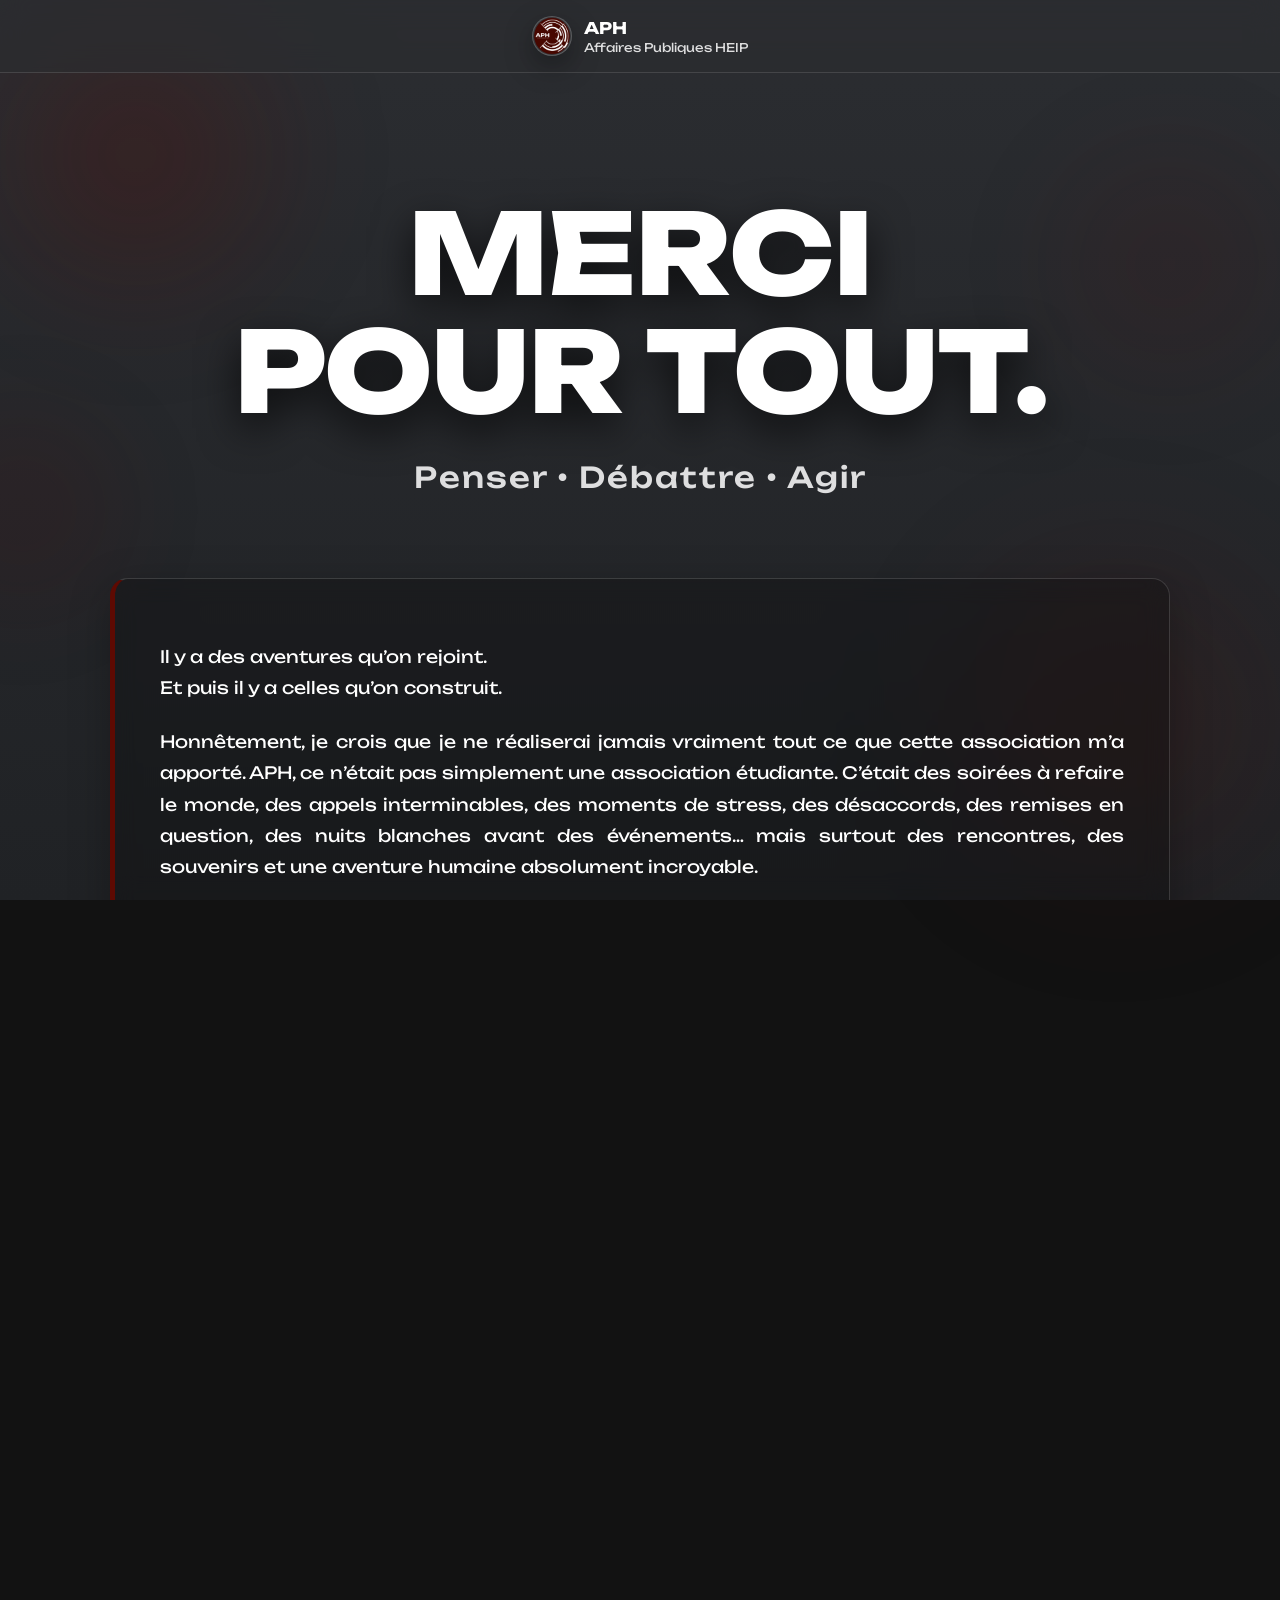
<file: index.html>
<!doctype html>
<html lang="fr">
<head>
  <meta charset="utf-8" />
  <meta name="viewport" content="width=device-width, initial-scale=1" />
  <title>Merci pour tout - APH HEIP</title>
  
  <link rel="preconnect" href="https://fonts.googleapis.com">
  <link rel="preconnect" href="https://fonts.gstatic.com" crossorigin>
  <link href="https://fonts.googleapis.com/css2?family=Unbounded:wght@300;400;500;600;700;800&display=swap" rel="stylesheet">
  
  <link rel="stylesheet" href="styles.css" />

  <style>
    /* Configurations & Animations Spécifiques */
    .hero-merci {
      text-align: center;
      padding: 12vh 20px 6vh;
      animation: fadeIn 1.5s ease-out;
    }

    .huge-text {
      font-size: clamp(3.2rem, 9vw, 7rem);
      font-weight: 800;
      line-height: 1.05;
      margin-bottom: 25px;
      color: #ffffff;
      text-shadow: 0 15px 40px rgba(0, 0, 0, 0.7);
      letter-spacing: -2px;
      text-transform: uppercase;
      animation: pulseGlow 4s ease-in-out infinite alternate;
    }

    @keyframes pulseGlow {
      0% { text-shadow: 0 10px 30px rgba(0,0,0,0.6); }
      100% { text-shadow: 0 15px 50px rgba(94, 10, 2, 0.5), 0 0 20px rgba(255,255,255,0.2); }
    }

    .subtitle-merci {
      font-size: clamp(1.2rem, 3vw, 1.8rem);
      color: var(--muted);
      font-weight: 500;
      letter-spacing: 2px;
    }

    .letter-card {
      background: rgba(0, 0, 0, 0.25);
      border-left: 5px solid var(--aph-red);
      padding: 45px;
      font-size: 17px;
      line-height: 1.85;
      position: relative;
      overflow: hidden;
    }

    .letter-card p { margin-bottom: 22px; text-align: justify; }

    .signature {
      margin-top: 35px;
      text-align: right;
      font-size: 20px;
      font-weight: 700;
      color: var(--aph-white);
    }

    .president-profile {
      display: flex;
      justify-content: center;
      margin-top: 40px;
    }
    
    .president-photo-large {
      width: 150px;
      height: 150px;
      border-radius: 50%;
      object-fit: cover;
      border: 4px solid rgba(255, 255, 255, 0.15);
      box-shadow: 0 15px 35px rgba(0,0,0,0.6);
      transition: all 0.4s cubic-bezier(0.165, 0.84, 0.44, 1);
    }
    
    .president-photo-large:hover {
      transform: scale(1.08) rotate(2deg);
      border-color: var(--aph-red);
      box-shadow: 0 20px 40px rgba(94, 10, 2, 0.6);
    }

    /* Grille de l'Équipe */
    .team-gallery {
      display: flex;
      flex-wrap: wrap;
      justify-content: center;
      gap: 35px;
      margin-top: 45px;
    }

    .team-member {
      display: flex;
      flex-direction: column;
      align-items: center;
      gap: 14px;
      transition: transform 0.3s cubic-bezier(0.175, 0.885, 0.32, 1.275);
    }

    .team-member:hover { transform: translateY(-12px); }

    .member-photo-merci {
      width: 115px;
      height: 115px;
      border-radius: 50%;
      object-fit: cover;
      border: 3px solid rgba(255, 255, 255, 0.1);
      box-shadow: 0 10px 25px rgba(0,0,0,0.4);
      transition: all 0.3s ease;
    }

    .member-placeholder-merci {
      width: 115px;
      height: 115px;
      border-radius: 50%;
      background: rgba(255, 255, 255, 0.05);
      border: 3px solid rgba(255, 255, 255, 0.1);
      display: flex;
      align-items: center;
      justify-content: center;
      font-size: 36px;
      font-weight: 800;
      color: rgba(255, 255, 255, 0.3);
      transition: all 0.3s ease;
    }

    .team-member:hover .member-photo-merci,
    .team-member:hover .member-placeholder-merci {
      border-color: var(--aph-red);
      box-shadow: 0 15px 35px rgba(94, 10, 2, 0.6);
    }

    .member-name {
      font-weight: 600;
      font-size: 14px;
      color: rgba(255, 255, 255, 0.9);
      background: rgba(0, 0, 0, 0.5);
      padding: 6px 16px;
      border-radius: 999px;
      border: 1px solid rgba(255, 255, 255, 0.1);
      transition: all 0.3s ease;
    }

    .team-member:hover .member-name {
      background: var(--aph-red);
      border-color: var(--aph-red);
      color: white;
    }

    /* Vitrine Interactive des Événements */
    .events-showcase {
      display: grid;
      grid-template-columns: repeat(auto-fit, minmax(300px, 1fr));
      gap: 24px;
      margin-top: 35px;
    }

    .event-visual-card {
      position: relative;
      border-radius: var(--radius);
      overflow: hidden;
      border: 1px solid var(--line);
      background: #1a1b1e;
      min-height: 380px;
      display: flex;
      flex-direction: column;
      justify-content: flex-end;
      padding: 25px;
      box-shadow: var(--shadow);
      transition: all 0.4s cubic-bezier(0.165, 0.84, 0.44, 1);
    }

    .event-bg-image {
      position: absolute;
      inset: 0;
      width: 100%;
      height: 100%;
      object-fit: cover;
      opacity: 0.35;
      transition: transform 0.6s ease, opacity 0.4s ease;
      z-index: 1;
    }

    .event-gradient {
      position: absolute;
      inset: 0;
      background: linear-gradient(to top, rgba(15, 16, 18, 0.95) 0%, rgba(15, 16, 18, 0.4) 60%, transparent 100%);
      z-index: 2;
    }

    .event-content-wrap {
      position: relative;
      z-index: 3;
    }

    .event-visual-card:hover {
      transform: translateY(-8px);
      border-color: rgba(255, 255, 255, 0.25);
    }

    .event-visual-card:hover .event-bg-image {
      transform: scale(1.06);
      opacity: 0.5;
    }

    /* Intégration Livre d'Or */
    .guestbook-section {
      background: rgba(255, 255, 255, 0.02);
      border: 1px solid var(--line);
      border-radius: var(--radius);
      padding: 40px;
      margin-top: 60px;
    }

    .guestbook-form {
      display: grid;
      gap: 15px;
      max-width: 600px;
      margin: 0 auto 40px;
    }

    .guestbook-wall {
      display: grid;
      grid-template-columns: repeat(auto-fill, minmax(260px, 1fr));
      gap: 16px;
      max-height: 400px;
      overflow-y: auto;
      padding-right: 10px;
    }

    .guestbook-wall::-webkit-scrollbar { width: 6px; }
    .guestbook-wall::-webkit-scrollbar-thumb { background: rgba(255,255,255,0.1); border-radius: 4px; }

    .note-card {
      background: rgba(255, 255, 255, 0.04);
      border: 1px solid rgba(255, 255, 255, 0.08);
      border-radius: 14px;
      padding: 18px;
      font-size: 14px;
      line-height: 1.6;
      animation: scaleUp 0.4s ease-out;
    }

    @keyframes scaleUp {
      from { opacity: 0; transform: scale(0.9); }
      to { opacity: 1; transform: scale(1); }
    }

    /* Statistiques */
    .stats-container {
      display: grid;
      grid-template-columns: repeat(auto-fit, minmax(200px, 1fr));
      gap: 20px;
      margin-top: 40px;
    }

    .stat-box {
      background: rgba(0, 0, 0, 0.2);
      border: 1px solid var(--line);
      border-radius: var(--radius);
      padding: 30px 15px;
      text-align: center;
      transition: all 0.3s ease;
    }

    .stat-box:hover {
      border-color: rgba(255, 255, 255, 0.3);
      background: rgba(255, 255, 255, 0.03);
    }

    .stat-num {
      font-size: 42px;
      font-weight: 700;
      color: #ffffff;
      margin-bottom: 8px;
    }

    @keyframes fadeIn {
      from { opacity: 0; }
      to { opacity: 1; }
    }
  </style>
</head>

<body>
  <header class="nav">
    <div class="wrap nav-inner" style="justify-content: center;">
      <div class="brand">
        <div class="logo" aria-hidden="true"><img src="logo.png" alt="Logo APH" /></div>
        <div>
          <strong>APH</strong>
          <small>Affaires Publiques HEIP</small>
        </div>
      </div>
    </div>
  </header>

  <main>
    <section class="wrap hero-merci">
      <h1 class="huge-text">Merci<br>pour tout.</h1>
      <p class="subtitle-merci">Penser • Débattre • Agir</p>
    </section>

    <section class="wrap">
      <div class="card letter-card">
        <p>Il y a des aventures qu’on rejoint.<br>Et puis il y a celles qu’on construit.</p>
        <p>Honnêtement, je crois que je ne réaliserai jamais vraiment tout ce que cette association m’a apporté. APH, ce n’était pas simplement une association étudiante. C’était des soirées à refaire le monde, des appels interminables, des moments de stress, des désaccords, des remises en question, des nuits blanches avant des événements… mais surtout des rencontres, des souvenirs et une aventure humaine absolument incroyable.</p>
        <p>Quand nous avons relancé APH, beaucoup pensaient que ce serait impossible. Pourtant, quelques mois plus tard, nous avons réussi à organiser des visites institutionnelles, des simulations parlementaires réunissant près de 100 étudiants dans de beaux hémicycles, et à créer quelque chose qui dépassait largement ce qu’on imaginait au départ.</p>
        <p>Rien de tout cela n’aurait été possible sans l’équipe qui m’a accompagné.<br>Merci à Pauline, Sarah, Flore, Noah, Yahvi, Antoine et Erwann.</p>
        <p>Merci pour votre confiance, votre énergie, votre patience, votre travail et votre présence dans les moments simples comme dans les moments plus compliqués. Ça n’a pas toujours été facile, loin de là. Il y a eu des tensions, des incompréhensions, parfois même des déceptions. Mais malgré tout, on a continué d’avancer ensemble, et je crois sincèrement qu’on peut être fiers de ce qu’on a construit.</p>
        <p>Merci aussi à tous les étudiants qui nous ont suivis, soutenus, aidés ou simplement fait confiance en participant à nos événements. Voir autant d’étudiants débattre, s’engager et faire vivre les affaires publiques restera probablement l’un des plus beaux souvenirs de mon parcours étudiant.</p>
        <p>Cette aventure m’a énormément appris. Sur les institutions, sur la politique, sur les projets… mais surtout sur les humains.</p>
        <p>J’ai aussi appris qu’il n’est pas nécessaire d’être porté par qui que ce soit pour faire vivre une idée. Quand un projet repose sur du travail, de la sincérité et une équipe soudée, il finit toujours par trouver sa place.</p>
        <p>APH n’est pas fini.<br>Et j’espère sincèrement que l’association continuera à grandir, à rassembler et à faire vivre les affaires publiques au sein de HEIP.</p>
        <p>De mon côté, je pars avec énormément de gratitude, de souvenirs et la certitude d’avoir vécu l’une des plus belles expériences de ma vie.</p>
        <p>Merci pour tout. ❤️</p>
        
        <div class="signature">
          Elyes Hached<br>
          <span class="sub" style="font-size: 13px; font-weight: 400; letter-spacing: 0.5px;">Président Sortant</span>
        </div>
        
        <div class="president-profile">
          <img src="/assets/uploads/p1115079.jpg" alt="Elyes Hached" class="president-photo-large">
        </div>
      </div>
    </section>

    <section class="wrap" style="padding-top: 60px;">
      <h2 style="text-align: center; margin-bottom: 8px;">Une équipe d'exception</h2>
      <p class="sub" style="text-align: center; margin: 0 auto 30px;">Sans vous, rien de tout cela n'aurait été possible.</p>
      
      <div class="team-gallery">
        <div class="team-member">
          <img src="/assets/uploads/whatsapp-image-2026-03-05-at-17.18.28.jpeg" alt="Pauline" class="member-photo-merci">
          <span class="member-name">Pauline</span>
        </div>
        <div class="team-member">
          <img src="/assets/uploads/p1114957.jpg" alt="Erwan" class="member-photo-merci">
          <span class="member-name">Erwan</span>
        </div>
        <div class="team-member">
          <img src="/assets/uploads/yahvi.jpg" alt="Yahvi" class="member-photo-merci">
          <span class="member-name">Yahvi</span>
        </div>
        <div class="team-member">
          <img src="/assets/uploads/noah.jpg" alt="Noah" class="member-photo-merci">
          <span class="member-name">Noah</span>
        </div>
        <div class="team-member">
          <img src="/assets/uploads/whatsapp-image-2026-03-05-at-04.17.03-1-.jpeg" alt="Antoine" class="member-photo-merci">
          <span class="member-name">Antoine</span>
        </div>
        <div class="team-member">
          <img src="/assets/uploads/whatsapp-image-2026-03-05-at-04.17.03.jpeg" alt="Sarah" class="member-photo-merci">
          <span class="member-name">Sarah</span>
        </div>
        <div class="team-member">
          <div class="member-placeholder-merci">FC</div>
          <span class="member-name">Flore</span>
        </div>
      </div>
    </section>

    <section class="wrap" style="padding-top: 70px;">
      <h2>Médiathèque des Événements</h2>
      <p class="sub" style="margin-bottom: 20px;">Explorez les retours visuels de nos réalisations phares.</p>
      
      <div class="events-showcase">
        <div class="event-visual-card">
          <img src="/assets/uploads/whatsapp-image-2026-04-12-at-18.49.29.jpeg" class="event-bg-image" alt="Simulation Conseil Régional">
          <div class="event-gradient"></div>
          <div class="event-content-wrap">
            <span class="pill" style="margin-bottom: 12px;">Simulation Parlementaire</span>
            <h3 style="font-size: 18px; margin-bottom: 8px;">Conseil Régional d'Île-de-France</h3>
            <p class="sub" style="margin-bottom: 15px;">Hémicycle Simone Veil, débats en conditions réelles.</p>
            <a href="https://drive.google.com/drive/folders/14a9SVEGAqUEhUOT7qY8KMc9ryE71tuPO?usp=sharing" target="_blank" class="btn primary" style="font-size: 12px; padding: 8px 14px;">Voir l'album photo</a>
          </div>
        </div>

        <div class="event-visual-card">
          <img src="/assets/uploads/whatsapp-image-2026-03-14-at-16.31.19.jpeg" class="event-bg-image" alt="Sénat">
          <div class="event-gradient"></div>
          <div class="event-content-wrap">
            <span class="pill" style="margin-bottom: 12px;">Immersion Institutionnelle</span>
            <h3 style="font-size: 18px; margin-bottom: 8px;">Visite Officielle du Sénat</h3>
            <p class="sub" style="margin-bottom: 15px;">Parrainée par Mme la Sénatrice Marie-Claude Lermytte.</p>
            <a href="https://drive.google.com/drive/folders/1J28j3U1-lwFcG29DTfOJLrAxaZHNuuRE?usp=share_link" target="_blank" class="btn primary" style="font-size: 12px; padding: 8px 14px;">Voir l'album photo</a>
          </div>
        </div>

        <div class="event-visual-card">
          <img src="/assets/uploads/whatsapp-image-2026-02-05-at-23.21.28.jpeg" class="event-bg-image" alt="Theatrum Mundi">
          <div class="event-gradient"></div>
          <div class="event-content-wrap">
            <span class="pill" style="margin-bottom: 12px;">Collaboration</span>
            <h3 style="font-size: 18px; margin-bottom: 8px;">Régulation des réseaux sociaux</h3>
            <p class="sub" style="margin-bottom: 15px;">En partenariat avec Theatrum Mundi.</p>
            <a href="https://drive.google.com/drive/folders/1OwSDqbwcDbSvRIgSuwLIVpTw375gdfSs?usp=share_link" target="_blank" class="btn primary" style="font-size: 12px; padding: 8px 14px;">Voir l'album photo</a>
          </div>
        </div>
      </div>
    </section>

    <section class="wrap" style="padding-top: 60px;">
      <h2>Retour en Vidéo</h2>
      <p class="sub" style="margin-bottom: 20px;">L'aftermovie de nos travaux législatifs au Conseil Régional.</p>
      <div class="video-responsive">
        <iframe src="https://www.youtube.com/embed/nFgRV4XKcp8" title="Aftermovie APH" allow="accelerometer; autoplay; clipboard-write; encrypted-media; gyroscope; picture-in-picture" allowfullscreen></iframe>
      </div>
    </section>

    <section class="wrap">
      <div class="guestbook-section">
        <h2 style="text-align: center; margin-bottom: 8px;">Livre d'Or de l'Association</h2>
        <p class="sub" style="text-align: center; max-width: 600px; margin: 0 auto 30px;">Un souvenir à partager ? Laissez un mot pour marquer la fin de cette belle aventure.</p>
        
        <form id="guestbookForm" name="livre-dor-aph" method="POST" data-netlify="true" netlify-honeypot="bot-field" class="guestbook-form">
          <input type="hidden" name="form-name" value="livre-dor-aph" />
          <p class="hidden" style="display:none;">
            <label>Ne pas remplir : <input name="bot-field" /></label>
          </p>

          <input type="text" id="guestName" name="nom_visiteur" class="input" placeholder="Votre prénom / Promotion" required />
          <textarea id="guestMessage" name="message_visiteur" class="input" rows="3" placeholder="Votre message..." required></textarea>
          <button type="submit" class="btn primary" style="justify-content: center;" id="submitBtn">Publier sur le mur</button>
        </form>

        <div class="guestbook-wall" id="guestbookWall">
          <div class="note-card">
            <strong style="color: var(--aph-white);">Félicitations pour ce mandat !</strong><br>
            <span class="sub" style="font-size:11px; display:block; margin-top:4px;">Promotion 2026</span>
          </div>
          <div class="note-card">
            <strong style="color: var(--aph-white);">Une rigueur absolue sur chaque simulation.</strong><br>
            <span class="sub" style="font-size:11px; display:block; margin-top:4px;">Membre Débats</span>
          </div>
        </div>
      </div>
    </section>

    <section class="wrap" style="padding-top: 70px; padding-bottom: 80px;">
      <h2 style="text-align: center; margin-bottom: 8px;">Le bilan chiffré du mandat</h2>
      
      <div class="stats-container">
        <div class="stat-box">
          <div class="stat-num">120</div>
          <div class="stat-label" style="font-size:11px;">Sièges simulés activement</div>
        </div>
        <div class="stat-box">
          <div class="stat-num">5</div>
          <div class="stat-label" style="font-size:11px;">Groupes parlementaires constitués</div>
        </div>
        <div class="stat-box">
          <div class="stat-num">2</div>
          <div class="stat-label" style="font-size:11px;">Hémicycles officiels investis</div>
        </div>
        <div class="stat-box">
          <div class="stat-num">100%</div>
          <div class="stat-label" style="font-size:11px;">D'investissement collectif</div>
        </div>
      </div>
    </section>
  </main>

  <footer>
    <div class="wrap foot" style="justify-content: center;">
      <div>© <span id="year">2026</span> APH HEIP – Clôture de Mandat</div>
    </div>
  </footer>

  <script>
    document.getElementById('year').textContent = new Date().getFullYear();

    // Logique Netlify Forms en AJAX + Sauvegarde Locale
    const storageKey = 'aph_guestbook_messages';
    const form = document.getElementById('guestbookForm');
    const submitBtn = document.getElementById('submitBtn');

    // Charger les messages locaux au démarrage
    function loadMessages() {
      const saved = localStorage.getItem(storageKey);
      if (saved) {
        const messages = JSON.parse(saved);
        // On affiche à l'envers pour avoir le plus récent en haut
        messages.forEach(msg => renderMessage(msg.name, msg.text));
      }
    }

    // Afficher le message sur le mur
    function renderMessage(name, text) {
      const wall = document.getElementById('guestbookWall');
      const card = document.createElement('div');
      card.className = 'note-card';
      
      // Sécuriser les inputs
      const cleanName = name.replace(/</g, "&lt;");
      const cleanText = text.replace(/</g, "&lt;");
      
      card.innerHTML = `<span style="color: rgba(255,255,255,0.85); display:block; font-weight:400;">"${cleanText}"</span><strong style="color:var(--aph-red); font-size:12px; display:block; margin-top:8px;">- ${cleanName}</strong>`;
      wall.prepend(card); // Ajoute au début de la liste
    }

    // Soumission du formulaire Netlify en arrière-plan
    form.addEventListener('submit', function(e) {
      e.preventDefault(); // Empêche la redirection classique
      submitBtn.textContent = 'Envoi en cours...';
      submitBtn.disabled = true;

      const formData = new FormData(form);
      const name = document.getElementById('guestName').value.trim();
      const text = document.getElementById('guestMessage').value.trim();

      fetch('/', {
        method: 'POST',
        headers: { "Content-Type": "application/x-www-form-urlencoded" },
        body: new URLSearchParams(formData).toString()
      })
      .then(() => {
        // Succès : Netlify a reçu le mail !
        // 1. L'afficher visuellement sur le mur
        renderMessage(name, text);

        // 2. Le sauvegarder dans le navigateur pour qu'il reste si l'utilisateur recharge
        const saved = localStorage.getItem(storageKey);
        const messages = saved ? JSON.parse(saved) : [];
        messages.push({ name, text });
        localStorage.setItem(storageKey, JSON.stringify(messages));

        // 3. Réinitialiser le formulaire
        form.reset();
        submitBtn.textContent = 'Message publié !';
        setTimeout(() => {
            submitBtn.textContent = 'Publier sur le mur';
            submitBtn.disabled = false;
        }, 2000);
      })
      .catch((error) => {
        console.error('Form submission error:', error);
        submitBtn.textContent = 'Erreur. Réessayez.';
        submitBtn.disabled = false;
      });
    });

    window.onload = loadMessages;
  </script>
</body>
</html>
</file>
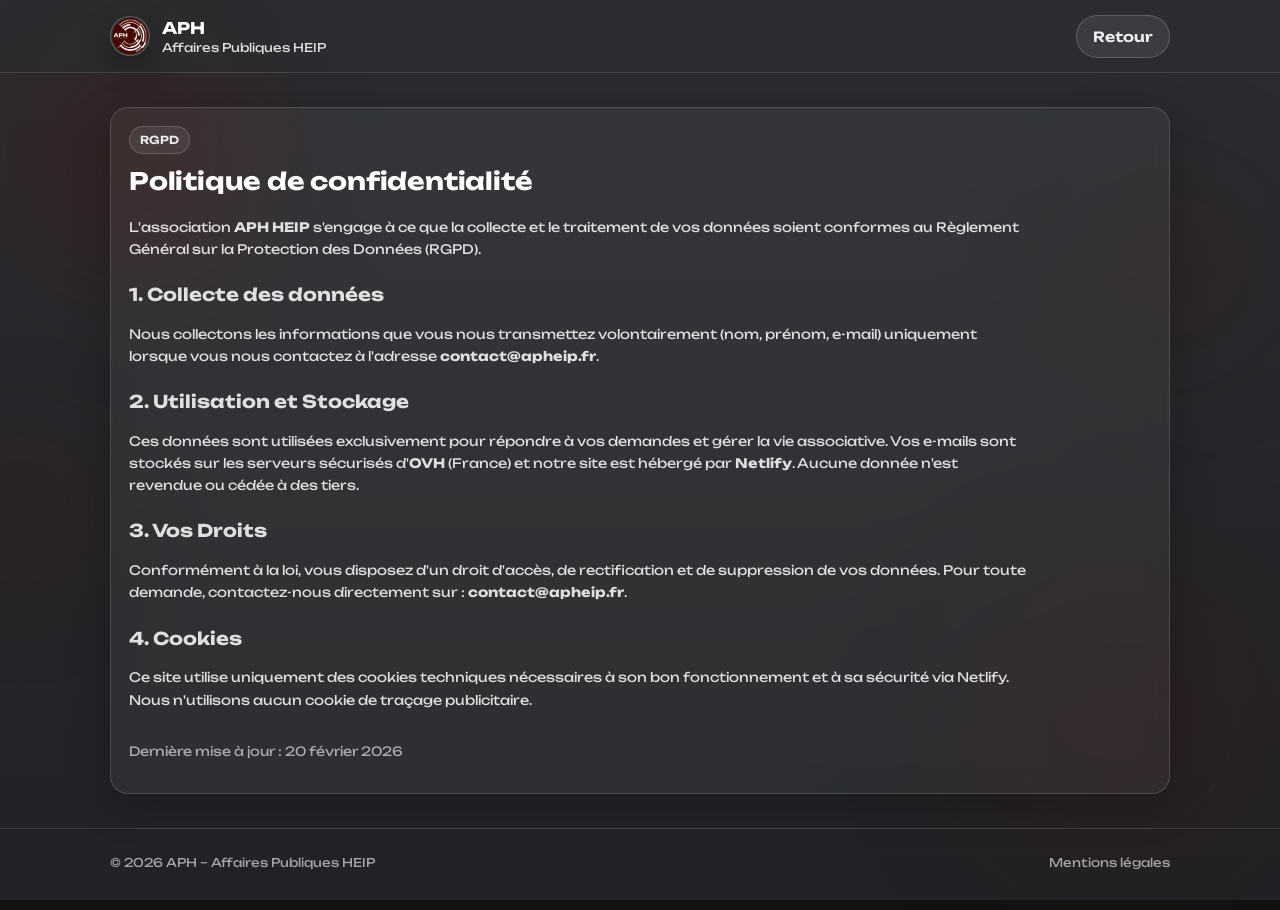
<file: confidentialite.html>
<!doctype html>
<html lang="fr">
<head>
  <meta charset="utf-8" />
  <meta name="viewport" content="width=device-width, initial-scale=1" />
  <title>Confidentialité – APH</title>
  <link rel="preconnect" href="https://fonts.googleapis.com">
  <link rel="preconnect" href="https://fonts.gstatic.com" crossorigin>
  <link href="https://fonts.googleapis.com/css2?family=Unbounded:wght@300;400;500;600;700&display=swap" rel="stylesheet">
  <link rel="stylesheet" href="styles.css" />
  <link rel="icon" href="/favicon.ico">
  <link rel="icon" type="image/png" sizes="32x32" href="/favicon-32.png">
  <link rel="icon" type="image/png" sizes="16x16" href="/favicon-16.png">
  <link rel="apple-touch-icon" sizes="180x180" href="/apple-touch-icon.png">
</head>
<body>
  <header class="nav">
    <div class="wrap nav-inner">
      <a class="brand" href="index.html">
        <div class="logo" aria-hidden="true">
          <img src="logo.png" alt="" />
        </div>
        <div><strong>APH</strong><small>Affaires Publiques HEIP</small></div>
      </a>
      <a class="btn" href="index.html">Retour</a>
    </div>
  </header>

  <main>
    <section>
      <div class="wrap">
        <div class="card">
          <span class="pill">RGPD</span>
          <h2 style="margin-top:12px;">Politique de confidentialité</h2>
          
          <div class="sub" style="margin-top:20px; line-height:1.7;">
            <p>L'association <strong>APH HEIP</strong> s'engage à ce que la collecte et le traitement de vos données soient conformes au Règlement Général sur la Protection des Données (RGPD).</p>

            <h3 style="margin-top:20px; font-size:1.1rem;">1. Collecte des données</h3>
            <p>Nous collectons les informations que vous nous transmettez volontairement (nom, prénom, e-mail) uniquement lorsque vous nous contactez à l'adresse <strong>contact@apheip.fr</strong>.</p>

            <h3 style="margin-top:20px; font-size:1.1rem;">2. Utilisation et Stockage</h3>
            <p>Ces données sont utilisées exclusivement pour répondre à vos demandes et gérer la vie associative. Vos e-mails sont stockés sur les serveurs sécurisés d'<strong>OVH</strong> (France) et notre site est hébergé par <strong>Netlify</strong>. Aucune donnée n'est revendue ou cédée à des tiers.</p>

            <h3 style="margin-top:20px; font-size:1.1rem;">3. Vos Droits</h3>
            <p>Conformément à la loi, vous disposez d'un droit d'accès, de rectification et de suppression de vos données. Pour toute demande, contactez-nous directement sur : <strong>contact@apheip.fr</strong>.</p>

            <h3 style="margin-top:20px; font-size:1.1rem;">4. Cookies</h3>
            <p>Ce site utilise uniquement des cookies techniques nécessaires à son bon fonctionnement et à sa sécurité via Netlify. Nous n'utilisons aucun cookie de traçage publicitaire.</p>
            
            <p style="margin-top:30px; font-size:0.8rem; opacity:0.7;">Dernière mise à jour : 20 février 2026</p>
          </div>
        </div>
      </div>
    </section>
  </main>

  <footer>
    <div class="wrap foot">
      <div>© <span id="year"></span> APH – Affaires Publiques HEIP</div>
      <div><a href="mentions-legales.html">Mentions légales</a></div>
    </div>
  </footer>

  <script src="script.js"></script>
</body>
</html>
</file>
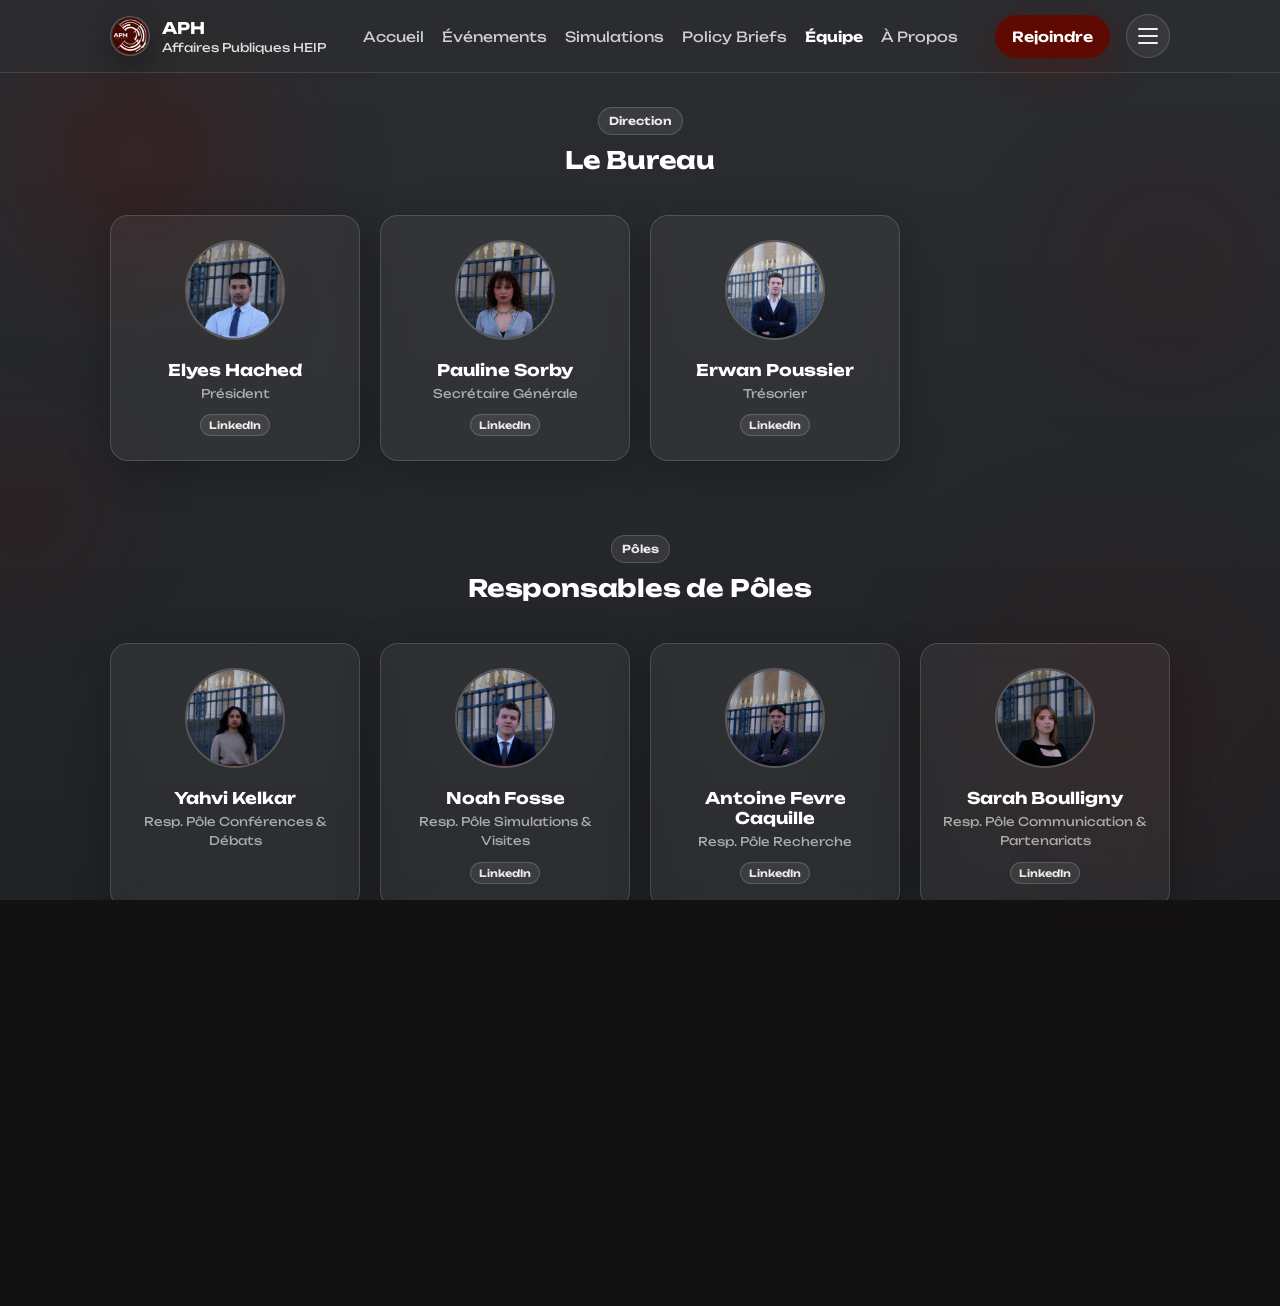
<file: equipe.html>
<!doctype html>
<html lang="fr">
<head>
  <meta charset="utf-8" />
  <meta name="viewport" content="width=device-width, initial-scale=1" />
  
  <title>L'Équipe – APH (Affaires Publiques HEIP)</title>
  <meta name="description" content="Rencontrez le Bureau et les Responsables de Pôles de l'association APH. Une équipe engagée pour faire vivre les affaires publiques à HEIP." />
  <meta name="keywords" content="Équipe, Bureau, Asso, HEIP, Étudiants, Organigramme" />
  <meta name="author" content="APH HEIP" />

  <meta property="og:type" content="website" />
  <meta property="og:title" content="L'Équipe APH – Qui sommes-nous ?" />
  <meta property="og:description" content="Découvrez les membres du bureau et les responsables qui portent le projet APH." />
  <meta property="og:url" content="https://apheip.fr/equipe.html" />
  <meta property="og:image" content="/logo.png" />

  <link rel="preconnect" href="https://fonts.googleapis.com">
  <link rel="preconnect" href="https://fonts.gstatic.com" crossorigin>
  <link href="https://fonts.googleapis.com/css2?family=Unbounded:wght@300;400;500;600;700&display=swap" rel="stylesheet">
  <link rel="stylesheet" href="styles.css" />

  <link rel="icon" type="image/png" href="/favicon-96x96.png" sizes="96x96" />
  <link rel="shortcut icon" href="/favicon.ico" />
  <link rel="apple-touch-icon" sizes="180x180" href="/apple-touch-icon.png" />
  <link rel="manifest" href="/site.webmanifest" />
</head>

<body>
<header class="nav">
  <div class="wrap nav-inner">
    <a class="brand" href="index.html">
      <div class="logo"><img src="logo.png" alt="" /></div>
      <div><strong>APH</strong><small>Affaires Publiques HEIP</small></div>
    </a>
    <nav class="nav-links">
      <a data-nav href="index.html">Accueil</a>
      <a data-nav href="evenements.html">Événements</a>
      <a data-nav href="simulations.html">Simulations</a>
      <a data-nav href="briefs.html">Policy Briefs</a>
      <a data-nav href="equipe.html" class="active">Équipe</a>
      <a data-nav href="apropos.html">À Propos</a>
    </nav>
    <div class="nav-actions">
      <a class="btn primary desktop-only" href="rejoindre.html">Rejoindre</a>
      <button class="burger mobile-only" id="navToggle"><span></span><span></span><span></span></button>
    </div>
  </div>
  
  <div class="mobile-menu" id="mobileMenu">
    <a href="index.html">Accueil</a>
    <a href="evenements.html">Événements</a>
    <a href="simulations.html">Simulations</a>
    <a href="briefs.html">Policy Briefs</a>
    <a href="equipe.html">Équipe</a>
    <a href="apropos.html">À Propos</a>
    <a class="btn primary" href="rejoindre.html" style="width:100%;margin-top:10px;">Rejoindre</a>
  </div>
</header>

<main>
  <section>
    <div class="wrap">
      <div style="text-align:center; margin-bottom:40px;">
        <span class="pill">Direction</span>
        <h2 style="margin-top:10px;">Le Bureau</h2>
      </div>
      <div class="team-grid" id="bureauContainer">
        <div class="card" style="text-align:center;">Chargement...</div>
      </div>
    </div>
  </section>

  <section style="padding-top:0;">
    <div class="wrap">
      <div style="text-align:center; margin-bottom:40px;">
         <span class="pill">Pôles</span>
        <h2 style="margin-top:10px;">Responsables de Pôles</h2>
      </div>
      <div class="team-grid" id="respContainer"></div>
    </div>
  </section>

  <section style="padding-top:0;">
    <div class="wrap">
      <div class="card">
        <h3 style="margin-bottom:20px;">Tous les membres actifs</h3>
        
        <div id="membresContainer" style="display:flex; flex-wrap:wrap; gap:10px;">
          </div>
      </div>
    </div>
  </section>

  <section style="padding-top:0;">
    <div class="wrap">
      <div class="split">
         <div>
            <h2>Rejoindre l'équipe</h2>
            <p class="sub" style="margin-top:10px;">Envie de t'investir ? Rejoins un pôle !</p>
         </div>
         <div style="display:flex; align-items:center; justify-content:flex-end;">
            <a class="btn primary" href="rejoindre.html">Candidater</a>
         </div>
      </div>
    </div>
  </section>
</main>

  <footer>
    <div class="wrap foot">
      <div>© <span id="year"></span> APH – Affaires Publiques HEIP</div>
      <div style="display:flex;gap:14px;flex-wrap:wrap;">
        <a href="mentions-legales.html">Mentions légales</a>
        <a href="confidentialite.html">Confidentialité</a>
      </div>
    </div>
  </footer>

<script src="script.js"></script>

<script>
  (async function loadTeam() {
    const bureauEl = document.getElementById("bureauContainer");
    const respEl = document.getElementById("respContainer");
    const membresEl = document.getElementById("membresContainer");

    try {
      const res = await fetch("/content/team.json");
      if (!res.ok) throw new Error("Erreur chargement");
      const data = await res.json();
      
      // Récupération des 3 listes
      const bureau = Array.isArray(data.bureau) ? data.bureau : [];
      const responsables = Array.isArray(data.responsables) ? data.responsables : [];
      const membres = Array.isArray(data.membres) ? data.membres : [];

      // --- FONCTION POUR AFFICHER LES CARTES (Bureau & Resp) ---
      function renderCards(list, container) {
        container.innerHTML = "";
        if(!list.length) {
            container.innerHTML = `<p class="sub" style="grid-column:1/-1;text-align:center;">Aucun profil.</p>`;
            return;
        }

        list.forEach(m => {
          let photoHtml = "";
          if (m.photo) {
            photoHtml = `<img src="${m.photo}" alt="${m.name}" class="member-photo" loading="lazy" />`;
          } else {
            // Initiales si pas de photo
            const initials = (m.name || "?").split(" ").map(n=>n[0]).join("").slice(0,2);
            photoHtml = `<div class="member-photo-placeholder">${initials}</div>`;
          }

          const html = `
            <div class="card member-card">
              <div class="photo-wrapper">${photoHtml}</div>
              <h3 style="margin-bottom:4px; font-size:16px;">${m.name || "Nom"}</h3>
              <span class="sub" style="font-size:12px; color:rgba(255,255,255,0.6);">${m.role || ""}</span>
              ${ m.linkedin ? `<div style="margin-top:10px;"><a href="${m.linkedin}" target="_blank" class="pill" style="font-size:10px; padding:4px 8px;">LinkedIn</a></div>` : '' }
            </div>
          `;
          container.insertAdjacentHTML('beforeend', html);
        });
      }

      // --- AFFICHAGE BUREAU & RESPONSABLES ---
      renderCards(bureau, bureauEl);
      renderCards(responsables, respEl);

      // --- AFFICHAGE MEMBRES (Format simple badge) ---
      membresEl.innerHTML = "";
      if(!membres.length) {
          membresEl.innerHTML = `<p class="sub">La liste des membres est vide pour l'instant.</p>`;
      } else {
          membres.forEach(m => {
            // Un style "Badge" simple : Nom (Rôle)
            const html = `
              <div style="background:rgba(255,255,255,0.05); border:1px solid rgba(255,255,255,0.1); border-radius:8px; padding:8px 12px; font-size:13px; display:flex; gap:6px; align-items:center;">
                <span style="font-weight:600;">${m.name}</span>
                <span style="color:rgba(255,255,255,0.5); font-size:12px;">• ${m.role || "Membre"}</span>
              </div>
            `;
            membresEl.insertAdjacentHTML('beforeend', html);
          });
      }

    } catch (err) {
      console.error(err);
      bureauEl.innerHTML = `<p class="sub">Impossible de charger l'équipe.</p>`;
    }
  })();
</script>
</body>
</html>
</file>
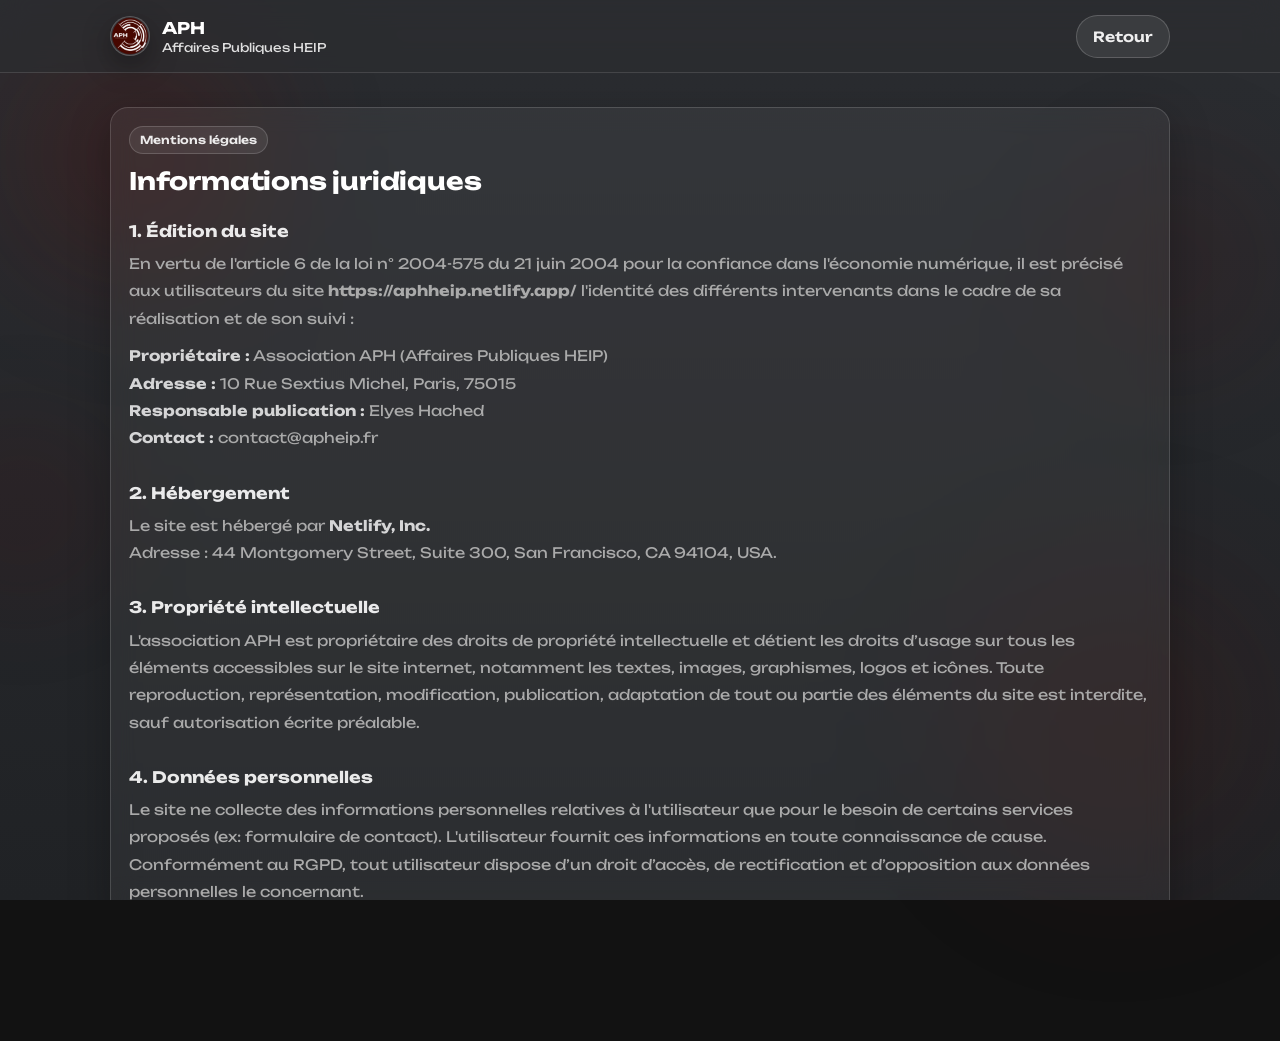
<file: mentions-legales.html>
<!doctype html>
<html lang="fr">
<head>
  <meta charset="utf-8" />
  <meta name="viewport" content="width=device-width, initial-scale=1" />
  <title>Mentions légales – APH</title>
  <link rel="preconnect" href="https://fonts.googleapis.com">
  <link rel="preconnect" href="https://fonts.gstatic.com" crossorigin>
  <link href="https://fonts.googleapis.com/css2?family=Unbounded:wght@300;400;500;600;700&display=swap" rel="stylesheet">
  <link rel="stylesheet" href="styles.css?v=2" />
  <link rel="icon" href="/favicon.ico">
  <link rel="icon" type="image/png" sizes="32x32" href="/favicon-32.png">
  <link rel="icon" type="image/png" sizes="16x16" href="/favicon-16.png">
  <link rel="apple-touch-icon" sizes="180x180" href="/apple-touch-icon.png">
</head>
<body>
  <header class="nav">
    <div class="wrap nav-inner">
      <a class="brand" href="index.html">
        <div class="logo" aria-hidden="true">
          <img src="logo.png" alt="" />
        </div>
        <div><strong>APH</strong><small>Affaires Publiques HEIP</small></div>
      </a>
      <a class="btn" href="index.html">Retour</a>
    </div>
  </header>

  <main>
    <section>
      <div class="wrap">
        <div class="card">
          <span class="pill">Mentions légales</span>
          <h2 style="margin-top:12px; font-size: 1.5em;">Informations juridiques</h2>
          
          <div class="legal-content" style="margin-top:20px; text-align: left; line-height: 1.9; color: #aaaaaa; font-size: 0.9em;">
            
            <h3 style="margin-bottom: 5px; margin-top: 20px; font-size: 1.1em; color: #ffffff; opacity: 0.9;">1. Édition du site</h3>
            <p style="margin: 0;">
              En vertu de l'article 6 de la loi n° 2004-575 du 21 juin 2004 pour la confiance dans l'économie numérique, il est précisé aux utilisateurs du site <strong>https://aphheip.netlify.app/</strong> l'identité des différents intervenants dans le cadre de sa réalisation et de son suivi :
            </p>
            <ul style="list-style: none; padding: 0; margin-top: 10px; margin-bottom: 15px;">
              <li><strong style="color:#fff; opacity: 0.8;">Propriétaire :</strong> Association APH (Affaires Publiques HEIP)</li>
              <li><strong style="color:#fff; opacity: 0.8;">Adresse :</strong> 10 Rue Sextius Michel, Paris, 75015</li>
              <li><strong style="color:#fff; opacity: 0.8;">Responsable publication :</strong> Elyes Hached</li>
              <li><strong style="color:#fff; opacity: 0.8;">Contact :</strong> contact@apheip.fr</li>
            </ul>

            <h3 style="margin-bottom: 5px; margin-top: 25px; font-size: 1.1em; color: #ffffff; opacity: 0.9;">2. Hébergement</h3>
            <p style="margin: 0;">
              Le site est hébergé par <strong style="color:#fff; opacity: 0.8;">Netlify, Inc.</strong><br>
              Adresse : 44 Montgomery Street, Suite 300, San Francisco, CA 94104, USA.
            </p>

            <h3 style="margin-bottom: 5px; margin-top: 25px; font-size: 1.1em; color: #ffffff; opacity: 0.9;">3. Propriété intellectuelle</h3>
            <p style="margin: 0;">
              L'association APH est propriétaire des droits de propriété intellectuelle et détient les droits d’usage sur tous les éléments accessibles sur le site internet, notamment les textes, images, graphismes, logos et icônes. Toute reproduction, représentation, modification, publication, adaptation de tout ou partie des éléments du site est interdite, sauf autorisation écrite préalable.
            </p>

            <h3 style="margin-bottom: 5px; margin-top: 25px; font-size: 1.1em; color: #ffffff; opacity: 0.9;">4. Données personnelles</h3>
            <p style="margin: 0;">
              Le site ne collecte des informations personnelles relatives à l'utilisateur que pour le besoin de certains services proposés (ex: formulaire de contact). L'utilisateur fournit ces informations en toute connaissance de cause. Conformément au RGPD, tout utilisateur dispose d’un droit d’accès, de rectification et d’opposition aux données personnelles le concernant.
            </p>

          </div>
        </div>
      </div>
    </section>
  </main>

  <footer>
    <div class="wrap foot">
      <div>© <span id="year"></span> APH – Affaires Publiques HEIP</div>
      <div><a href="confidentialite.html">Confidentialité</a></div>
    </div>
  </footer>

  <script src="script.js"></script>
</body>
</html>
</file>
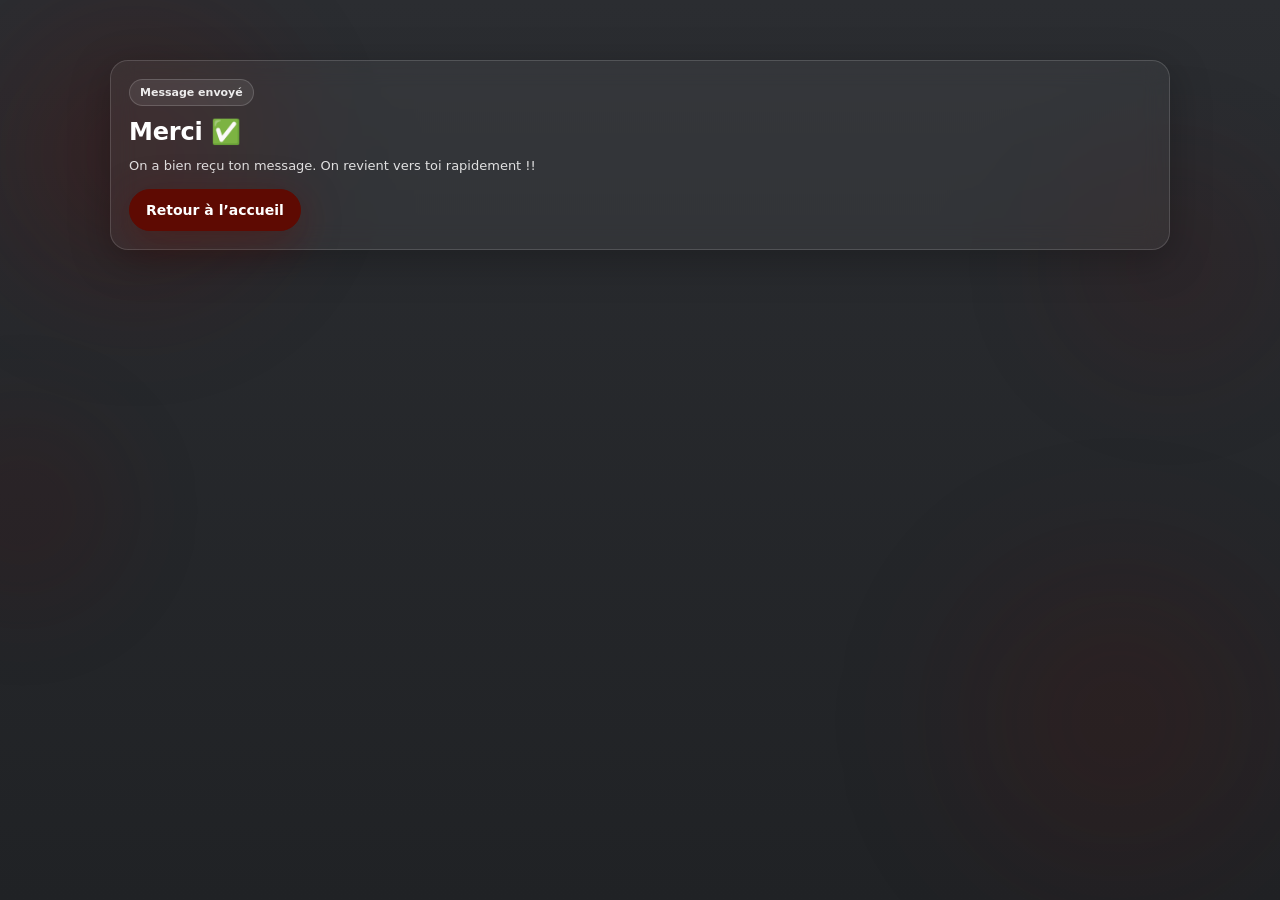
<file: merci.html>
<!doctype html>
<html lang="fr">
<head>
  <meta charset="utf-8" />
  <meta name="viewport" content="width=device-width, initial-scale=1" />
  <title>Merci – APH</title>
  <link rel="stylesheet" href="styles.css?v=2" />
</head>
<body>
  <div class="wrap" style="padding:60px 20px;">
    <div class="card">
      <span class="pill">Message envoyé</span>
      <h2 style="margin-top:12px;">Merci ✅</h2>
      <p class="sub" style="margin-top:10px;">
        On a bien reçu ton message. On revient vers toi rapidement !!
      </p>
      <div style="height:12px"></div>
      <a class="btn primary" href="index.html">Retour à l’accueil</a>
    </div>
  </div>
</body>
</html>
</file>
<file: styles.css>
/* =========================================================
   APH — styles.css
   VERSION 9 (FINALE) : TOUS CORRECTIFS INCLUS
   ========================================================= */

/* ---------- 1. Variables & Configuration ---------- */
:root{
  --aph-red: #5e0a02;
  --aph-red-dark: #4a0600;
  --aph-white: #ffffff;
  --bg: #2b2d31; 
  --ink: #ffffff;
  --muted: rgba(255,255,255,.85);
  --card: rgba(255,255,255,.05);      
  --line: rgba(255,255,255,.15);
  --shadow: 0 10px 40px rgba(0,0,0,.25);
  --radius: 18px;
  --blur-nav: 14px;
  --blur-card: 12px;
}

/* ---------- 2. Base & Reset ---------- */
*{ box-sizing:border-box; }
html,body{ height:100%; }
html{ color-scheme: dark; }

/* FIX CRUCIAL : Empêche le scroll horizontal causé par les orbes */
html, body {
  max-width: 100%;
  overflow-x: hidden !important;
}

body{
  margin:0; 
  font-family: Unbounded, system-ui, sans-serif; 
  color: var(--ink);
  background: linear-gradient(180deg, #2b2d31 0%, #202225 100%);
  background-attachment: fixed;
  position: relative; 
  min-height: 100vh; 
  z-index: 1;
}

/* Force la police Unbounded sur les éléments de formulaire et boutons */
button, .btn, input, select, textarea {
  font-family: 'Unbounded', system-ui, sans-serif !important;
}

/* ---------- 3. Orbes d'arrière-plan ---------- */
html::before { content: ''; position: fixed; top: -5%; left: -5%; width: 45vw; height: 45vw; max-width: 400px; max-height: 400px; background: radial-gradient(circle, rgba(94, 10, 2, 0.5) 0%, transparent 70%); filter: blur(50px); border-radius: 50%; z-index: -2; opacity: 0.6; animation: float1 12s ease-in-out infinite alternate; }
html::after { content: ''; position: fixed; bottom: -5%; right: -5%; width: 50vw; height: 50vw; max-width: 450px; max-height: 450px; background: radial-gradient(circle, rgba(94, 10, 2, 0.4) 0%, transparent 70%); filter: blur(60px); border-radius: 50%; z-index: -2; opacity: 0.5; animation: float2 11s ease-in-out infinite alternate-reverse; }
body::before { content: ''; position: fixed; top: 40%; left: -10%; width: 30vw; height: 30vw; max-width: 300px; max-height: 300px; background: radial-gradient(circle, rgba(94, 10, 2, 0.35) 0%, transparent 70%); filter: blur(40px); border-radius: 50%; z-index: -1; opacity: 0.4; animation: float3 14s ease-in-out infinite alternate; }
body::after { content: ''; position: fixed; top: 10%; right: -5%; width: 35vw; height: 35vw; max-width: 350px; max-height: 350px; background: radial-gradient(circle, rgba(94, 10, 2, 0.3) 0%, transparent 70%); filter: blur(45px); border-radius: 50%; z-index: -1; opacity: 0.4; animation: float4 13s ease-in-out infinite alternate-reverse; }

@keyframes float1 { 0% { transform: translate(0, 0); } 100% { transform: translate(60px, 40px) scale(1.1); } }
@keyframes float2 { 0% { transform: translate(0, 0); } 100% { transform: translate(-50px, -30px) scale(1.05); } }
@keyframes float3 { 0% { transform: translate(0, 0); } 100% { transform: translate(40px, -80px) scale(1.2); } }
@keyframes float4 { 0% { transform: translate(0, 0); } 100% { transform: translate(-30px, 50px) scale(0.9); } }

/* ---------- 4. Typographie & Liens ---------- */
a{ color:inherit; text-decoration:none; transition: color .2s ease; }
h1{ margin:14px 0 10px; font-size:44px; line-height:1.05; letter-spacing:-.6px; }
h2{ margin:0; font-size:24px; letter-spacing:-.2px; }
h3{ margin:0; font-size:16px; }
.lead{ margin:0; color: var(--muted); font-size:16px; line-height:1.7; max-width:60ch; }
.sub{ margin:0; color: var(--muted); font-size:13px; line-height:1.6; max-width:75ch; }

/* ---------- 5. Layout Utilities ---------- */
.wrap{ max-width:1100px; margin:0 auto; padding:0 20px; position:relative; z-index:2; }
section{ padding:34px 0; }
.grid-3{ display:grid; grid-template-columns: repeat(3, 1fr); gap:14px; }
.split{ display:grid; grid-template-columns: 1fr 1fr; gap:14px; }
.stack{ display:grid; gap:14px; }

/* ---------- 6. Composants UI (Boutons, Cards, Inputs) ---------- */
/* Boutons */
.btn{ display:inline-flex; align-items:center; justify-content:center; padding:12px 16px; border-radius:999px; border: 1px solid rgba(255,255,255,.18); background: rgba(255,255,255,.08); color: rgba(255,255,255,.92); font-weight:600; font-size:14px; cursor: pointer; transition: transform .12s ease, background .12s ease; text-align: center; }
.btn:hover{ transform: translateY(-1px); background: rgba(255,255,255,.11); }
.btn.primary{ background: var(--aph-red); color: var(--aph-white); border-color: var(--aph-red); box-shadow: 0 10px 40px rgba(94, 10, 2, 0.4); }
.btn.primary:hover{ background: var(--aph-red-dark); }

/* Cartes & Badges */
.card{ background: var(--card); border: 1px solid var(--line); border-radius: var(--radius); box-shadow: var(--shadow); backdrop-filter: blur(var(--blur-card)); -webkit-backdrop-filter: blur(var(--blur-card)); padding:18px; }
.pill{ display:inline-flex; padding:6px 10px; border-radius:999px; border: 1px solid rgba(255,255,255,.16); background: rgba(255,255,255,.08); color: rgba(255,255,255,.90); font-size:11px; font-weight:600; }

/* Inputs */
.input, select.input, textarea.input{ width:100%; padding:12px 14px; border-radius:14px; border: 1px solid rgba(255,255,255,.14); background: rgba(255,255,255,.05); color: rgba(255,255,255,.92); font: inherit; font-size:14px; outline:none; -webkit-appearance: none; }
.input:focus{ border-color: rgba(255,255,255,.3); box-shadow: 0 0 0 4px rgba(94, 10, 2, 0.25); background: rgba(255,255,255,.08); }

/* ---------- 7. Navigation ---------- */
.nav{ position:sticky; top:0; z-index:50; background: rgba(43, 45, 49, 0.65); border-bottom: 1px solid rgba(255,255,255,.12); backdrop-filter: blur(var(--blur-nav)); -webkit-backdrop-filter: blur(var(--blur-nav)); }
.nav-inner{ display:flex; align-items:center; justify-content:space-between; height:72px; }
.brand{ display:flex; align-items:center; gap:12px; } .brand strong{ font-weight:700; } .brand small{ display:block; font-size:12px; color: var(--muted); margin-top:2px; }
.logo{ width:40px; height:40px; border-radius:999px; background: rgba(255,255,255,.06); border: 1px solid rgba(255,255,255,.18); box-shadow: 0 10px 28px rgba(0,0,0,.35); display:grid; place-items:center; overflow:hidden; }
.logo img{ width:100%; height:100%; object-fit: cover; display:block; }

.nav-links{ display:flex; gap:18px; align-items:center; font-size:14px; } 
.nav-links a{ color: rgba(255,255,255,.78); } 
.nav-links a:hover{ color: #ffffff; } 
.nav-links a.active{ color: #ffffff; font-weight:650; }

/* Zone Droite du Header (Bouton + Burger) */
.nav-actions { display: flex; align-items: center; gap: 16px; }
.nav-actions .btn, .nav-actions .burger { flex-shrink: 0; }

/* Menu Burger */
.burger { width: 44px; height: 44px; border-radius: 50%; border: 1px solid rgba(255, 255, 255, .16); background: rgba(255, 255, 255, .06); cursor: pointer; display: flex; flex-direction: column; align-items: center; justify-content: center; gap: 5px; padding: 0; }
.burger[aria-expanded="true"] { background: var(--aph-red); border-color: var(--aph-red); }
.burger span { display: block; width: 20px; height: 2px; background-color: rgba(255, 255, 255, .92); border-radius: 2px; transition: .3s ease; }
.burger[aria-expanded="true"] span:nth-child(1) { transform: translateY(7px) rotate(45deg); }
.burger[aria-expanded="true"] span:nth-child(2) { opacity: 0; }
.burger[aria-expanded="true"] span:nth-child(3) { transform: translateY(-7px) rotate(-45deg); }

/* Menu Mobile Déroulant */
.mobile-menu{ display:none; padding:14px 20px 18px; border-top: 1px solid rgba(255,255,255,.12); background: rgba(43, 45, 49, 0.95); backdrop-filter: blur(20px); }
.mobile-menu a{ display:block; padding:12px 10px; border-radius:14px; color: rgba(255,255,255,.90); font-weight: 500; }
.mobile-menu.open{ display:block; animation: slideDown 0.3s ease forwards; }
@keyframes slideDown { from { opacity: 0; transform: translateY(-10px); } to { opacity: 1; transform: translateY(0); } }

/* ---------- 8. Sections Spécifiques ---------- */

/* Hero Section Actions (Accueil) */
.hero-actions {
  display: flex;
  flex-wrap: wrap; /* Permet le passage à la ligne */
  gap: 14px;       /* Espace horizontal ET vertical */
  margin-top: 24px;
}

/* Footer */
footer{ padding:26px 0 40px; border-top: 1px solid rgba(255,255,255,.12); color: rgba(255,255,255,.60); font-size:12px; z-index:2; position: relative; }
.foot{ display:flex; align-items:center; justify-content:space-between; gap:16px; flex-wrap:wrap; }
.admin-footer{ opacity:.2; filter: blur(.3px); transition: opacity .15s ease; } .admin-footer:hover{ opacity:1; filter:none; }

/* Modal */
.modal-backdrop{ position:fixed; inset:0; background: rgba(0,0,0,.60); display:none; align-items:center; justify-content:center; padding:22px; z-index:100; backdrop-filter: blur(8px); }
.modal{ max-width:780px; width:100%; background: #2b2d31; border:1px solid rgba(255,255,255,.16); border-radius:22px; box-shadow: 0 20px 80px rgba(0,0,0,.5); padding:22px; }
.modal-header{ display:flex; align-items:flex-start; justify-content:space-between; }
.icon-btn{ width:40px; height:40px; border-radius:999px; border:1px solid rgba(255,255,255,.16); background: rgba(255,255,255,.06); color: rgba(255,255,255,.92); cursor:pointer; font: inherit; display:grid; place-items:center; }


/* ---------- 9. Modules (Galerie, Events, Team, Simulations) ---------- */

/* Galerie Scroll Horizontal */
.gallery-scroll { display: flex; gap: 16px; overflow-x: auto; padding-bottom: 14px; scroll-snap-type: x mandatory; -webkit-overflow-scrolling: touch; }
.gallery-scroll::-webkit-scrollbar { height: 6px; }
.gallery-scroll::-webkit-scrollbar-track { background: rgba(255,255,255,0.05); border-radius: 4px; }
.gallery-scroll::-webkit-scrollbar-thumb { background: rgba(255,255,255,0.2); border-radius: 4px; }

.gallery-item { min-width: 280px; height: 200px; border-radius: 14px; overflow: hidden; scroll-snap-align: start; position: relative; border: 1px solid rgba(255,255,255,0.1); background: rgba(0,0,0,0.2); }
.gallery-item img { width: 100%; height: 100%; object-fit: cover; transition: transform 0.3s ease; }
.gallery-item:hover img { transform: scale(1.05); }
.gallery-caption { position: absolute; bottom: 0; left: 0; right: 0; background: linear-gradient(to top, rgba(0,0,0,0.8), transparent); padding: 14px; font-size: 12px; color: #fff; opacity: 0; transition: opacity 0.3s ease; }
.gallery-item:hover .gallery-caption { opacity: 1; }

/* Image Event Card */
.event-card-img { width: 100%; height: 180px; object-fit: cover; border-bottom: 1px solid rgba(255,255,255,0.1); display: block; }

/* Team Grid */
.team-grid { display: grid; grid-template-columns: repeat(auto-fill, minmax(220px, 1fr)); gap: 20px; margin-bottom: 40px; }
.member-card { display: flex; flex-direction: column; align-items: center; text-align: center; padding: 24px 18px; transition: transform .2s ease; }
.member-card:hover { transform: translateY(-4px); background: rgba(255, 255, 255, 0.08); }
.member-photo { width: 100px; height: 100px; border-radius: 50%; object-fit: cover; border: 2px solid rgba(255, 255, 255, 0.2); margin-bottom: 16px; }
.member-photo-placeholder { width: 100px; height: 100px; border-radius: 50%; background: rgba(255, 255, 255, 0.1); border: 2px solid rgba(255, 255, 255, 0.2); margin-bottom: 16px; display: grid; place-items: center; font-weight: 700; font-size: 24px; color: rgba(255, 255, 255, 0.5); }

/* Simulations Cards (New) */
.sim-card-inner {
  display: flex;
  align-items: center;
  justify-content: space-between;
  gap: 20px;
}

/* ---------- 10. Responsive Media Queries ---------- */
@media (max-width: 920px){ 
  .grid-3, .split{ grid-template-columns: 1fr; } 
  .nav-links, .desktop-only{ display:none; } 
  .mobile-only{ display:flex; } 
  h1{ font-size:36px; } 

  .nav-actions .btn { padding: 10px 14px; font-size: 13px; }
  
  /* Centre les boutons Hero sur mobile */
  .hero-actions { justify-content: center; }
}

@media (max-width: 768px) {
  /* Simulations: Empile le texte et le bouton sur mobile */
  .sim-card-inner {
    flex-direction: column;
    align-items: flex-start;
  }
  
  /* Le bouton prend toute la largeur pour être bien visible */
  .sim-card-actions {
    width: 100%;
    margin-top: 10px;
  }
  
  .sim-card-actions .btn {
    width: 100%;
    justify-content: center;
    padding: 14px; 
    white-space: normal; 
    text-align: center;
    line-height: 1.4;
  }
}

/* ---------- 11. Intégration Vidéo Responsive ---------- */
.video-responsive {
  overflow: hidden;
  padding-bottom: 56.25%; /* Ratio 16:9 */
  position: relative;
  height: 0;
  margin: 15px 0;
  border-radius: 12px;
  background: #000;
}

.video-responsive iframe {
  left: 0;
  top: 0;
  height: 100%;
  width: 100%;
  position: absolute;
  border: 0;
}
</file>
